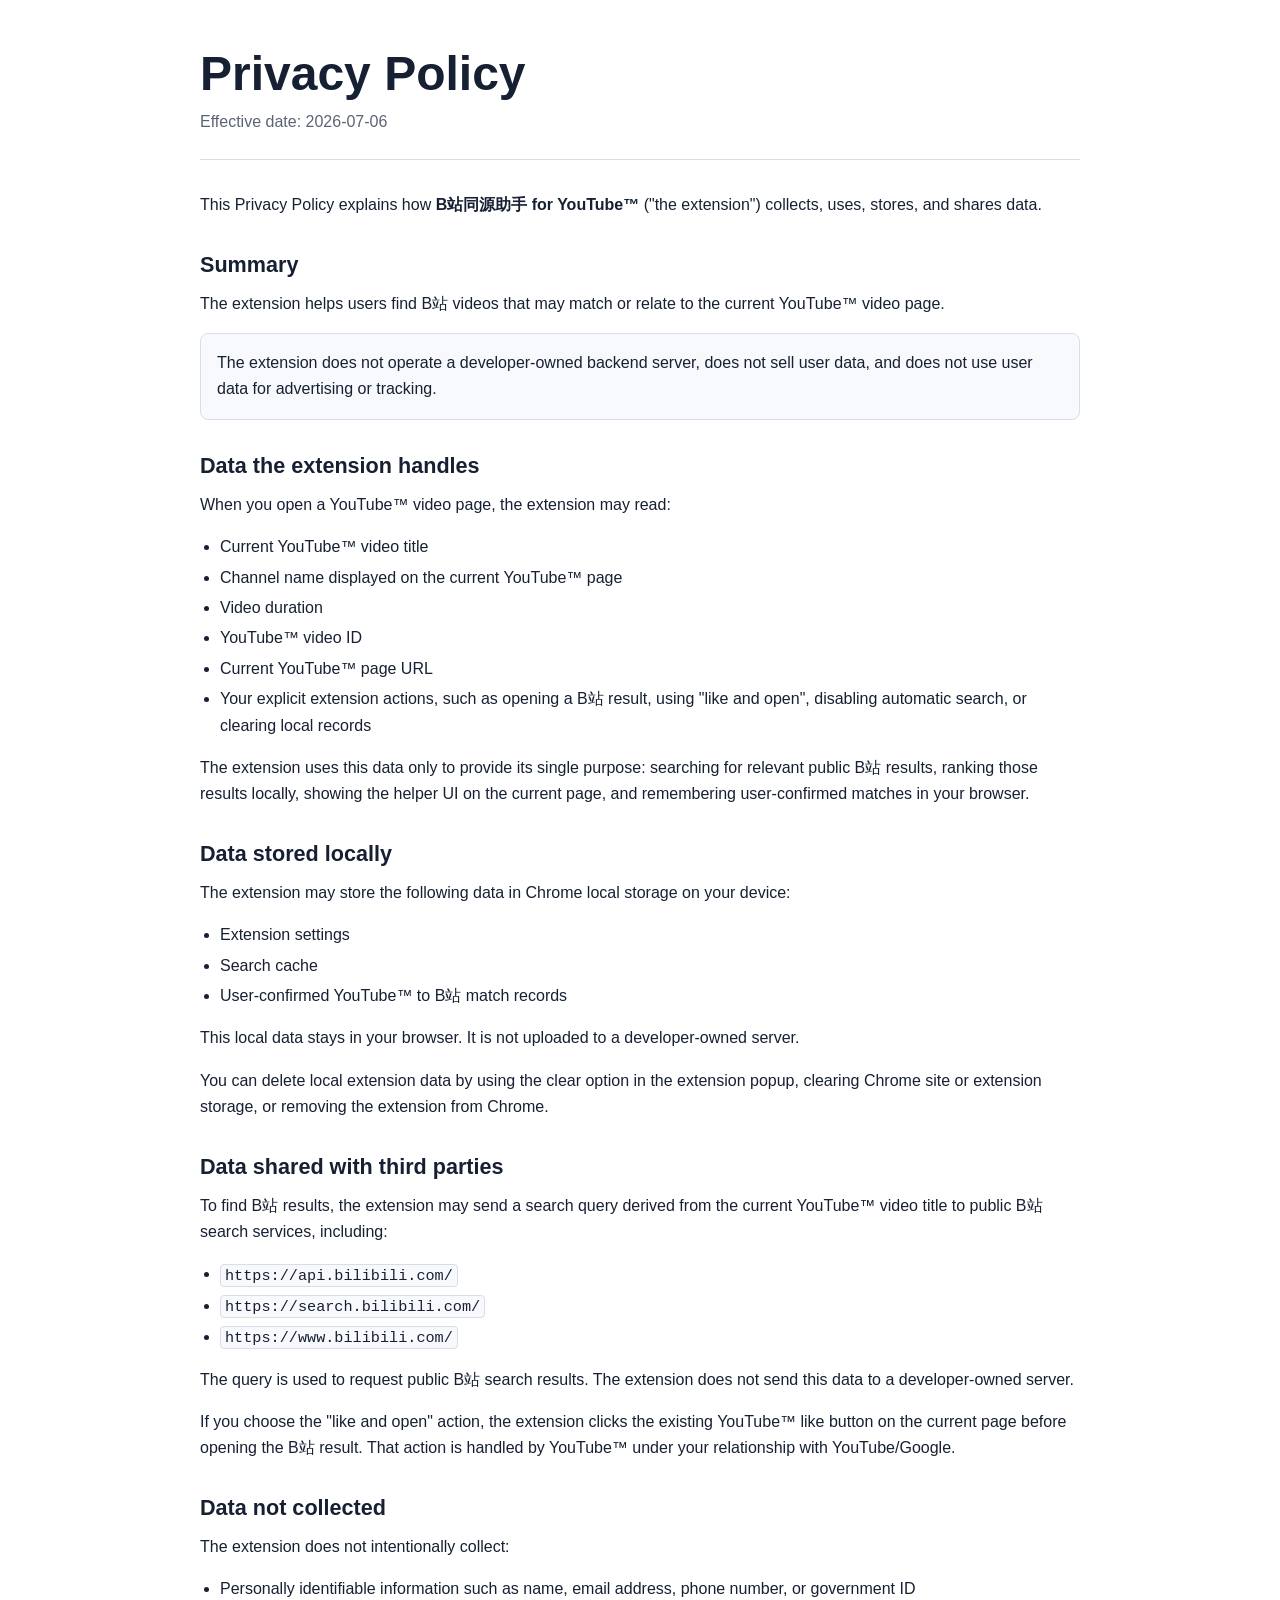
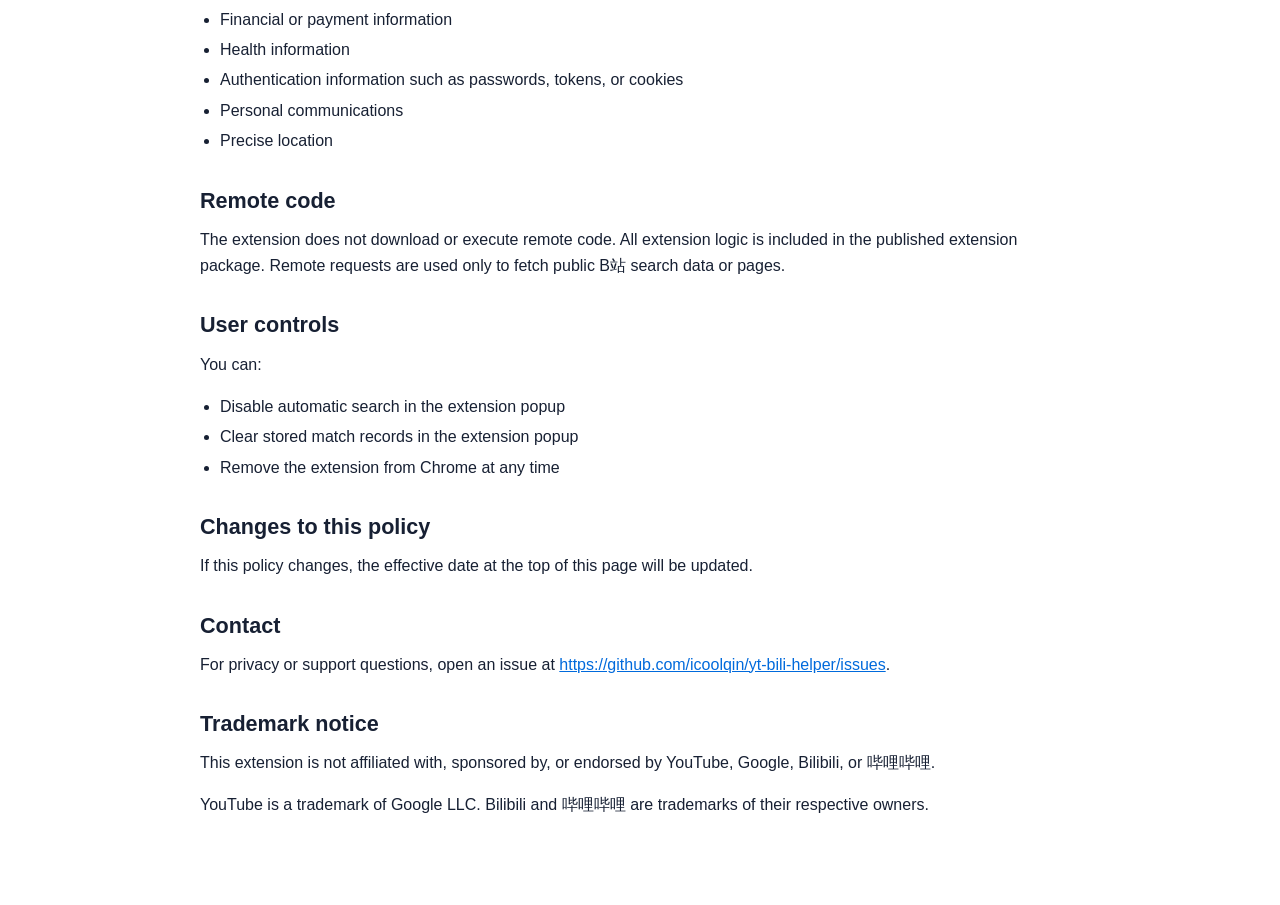
<file: docs/privacy/index.html>
<!doctype html>
<html lang="en">
  <head>
    <meta charset="utf-8">
    <meta name="viewport" content="width=device-width, initial-scale=1">
    <title>Privacy Policy | B站同源助手 for YouTube™</title>
    <style>
      :root {
        color-scheme: light;
        --text: #172033;
        --muted: #5b6475;
        --border: #d8dee8;
        --bg: #ffffff;
        --panel: #f7f9fc;
        --accent: #006adc;
      }

      * {
        box-sizing: border-box;
      }

      body {
        margin: 0;
        background: var(--bg);
        color: var(--text);
        font: 16px/1.65 -apple-system, BlinkMacSystemFont, "Segoe UI", sans-serif;
      }

      main {
        width: min(880px, calc(100% - 32px));
        margin: 0 auto;
        padding: 48px 0 72px;
      }

      header {
        border-bottom: 1px solid var(--border);
        margin-bottom: 32px;
        padding-bottom: 24px;
      }

      h1 {
        margin: 0 0 8px;
        font-size: clamp(2rem, 5vw, 3rem);
        line-height: 1.1;
      }

      h2 {
        margin: 32px 0 12px;
        font-size: 1.35rem;
        line-height: 1.3;
      }

      p {
        margin: 0 0 16px;
      }

      ul {
        margin: 0 0 16px 1.25rem;
        padding: 0;
      }

      li {
        margin: 4px 0;
      }

      a {
        color: var(--accent);
      }

      code {
        background: var(--panel);
        border: 1px solid var(--border);
        border-radius: 4px;
        padding: 0.1rem 0.25rem;
        font-size: 0.95em;
      }

      .updated {
        color: var(--muted);
        margin: 0;
      }

      .notice {
        background: var(--panel);
        border: 1px solid var(--border);
        border-radius: 8px;
        padding: 16px;
      }
    </style>
  </head>
  <body>
    <main>
      <header>
        <h1>Privacy Policy</h1>
        <p class="updated">Effective date: 2026-07-06</p>
      </header>

      <p>
        This Privacy Policy explains how <strong>B站同源助手 for YouTube™</strong>
        ("the extension") collects, uses, stores, and shares data.
      </p>

      <h2>Summary</h2>
      <p>
        The extension helps users find B站 videos that may match or relate to
        the current YouTube™ video page.
      </p>
      <p class="notice">
        The extension does not operate a developer-owned backend server, does
        not sell user data, and does not use user data for advertising or
        tracking.
      </p>

      <h2>Data the extension handles</h2>
      <p>When you open a YouTube™ video page, the extension may read:</p>
      <ul>
        <li>Current YouTube™ video title</li>
        <li>Channel name displayed on the current YouTube™ page</li>
        <li>Video duration</li>
        <li>YouTube™ video ID</li>
        <li>Current YouTube™ page URL</li>
        <li>
          Your explicit extension actions, such as opening a B站 result, using
          "like and open", disabling automatic search, or clearing local records
        </li>
      </ul>
      <p>
        The extension uses this data only to provide its single purpose:
        searching for relevant public B站 results, ranking those results
        locally, showing the helper UI on the current page, and remembering
        user-confirmed matches in your browser.
      </p>

      <h2>Data stored locally</h2>
      <p>
        The extension may store the following data in Chrome local storage on
        your device:
      </p>
      <ul>
        <li>Extension settings</li>
        <li>Search cache</li>
        <li>User-confirmed YouTube™ to B站 match records</li>
      </ul>
      <p>
        This local data stays in your browser. It is not uploaded to a
        developer-owned server.
      </p>
      <p>
        You can delete local extension data by using the clear option in the
        extension popup, clearing Chrome site or extension storage, or removing
        the extension from Chrome.
      </p>

      <h2>Data shared with third parties</h2>
      <p>
        To find B站 results, the extension may send a search query derived from
        the current YouTube™ video title to public B站 search services,
        including:
      </p>
      <ul>
        <li><code>https://api.bilibili.com/</code></li>
        <li><code>https://search.bilibili.com/</code></li>
        <li><code>https://www.bilibili.com/</code></li>
      </ul>
      <p>
        The query is used to request public B站 search results. The extension
        does not send this data to a developer-owned server.
      </p>
      <p>
        If you choose the "like and open" action, the extension clicks the
        existing YouTube™ like button on the current page before opening the
        B站 result. That action is handled by YouTube™ under your relationship
        with YouTube/Google.
      </p>

      <h2>Data not collected</h2>
      <p>The extension does not intentionally collect:</p>
      <ul>
        <li>Personally identifiable information such as name, email address, phone number, or government ID</li>
        <li>Financial or payment information</li>
        <li>Health information</li>
        <li>Authentication information such as passwords, tokens, or cookies</li>
        <li>Personal communications</li>
        <li>Precise location</li>
      </ul>

      <h2>Remote code</h2>
      <p>
        The extension does not download or execute remote code. All extension
        logic is included in the published extension package. Remote requests
        are used only to fetch public B站 search data or pages.
      </p>

      <h2>User controls</h2>
      <p>You can:</p>
      <ul>
        <li>Disable automatic search in the extension popup</li>
        <li>Clear stored match records in the extension popup</li>
        <li>Remove the extension from Chrome at any time</li>
      </ul>

      <h2>Changes to this policy</h2>
      <p>
        If this policy changes, the effective date at the top of this page will
        be updated.
      </p>

      <h2>Contact</h2>
      <p>
        For privacy or support questions, open an issue at
        <a href="https://github.com/icoolqin/yt-bili-helper/issues">https://github.com/icoolqin/yt-bili-helper/issues</a>.
      </p>

      <h2>Trademark notice</h2>
      <p>
        This extension is not affiliated with, sponsored by, or endorsed by
        YouTube, Google, Bilibili, or 哔哩哔哩.
      </p>
      <p>
        YouTube is a trademark of Google LLC. Bilibili and 哔哩哔哩 are
        trademarks of their respective owners.
      </p>
    </main>
  </body>
</html>
</file>
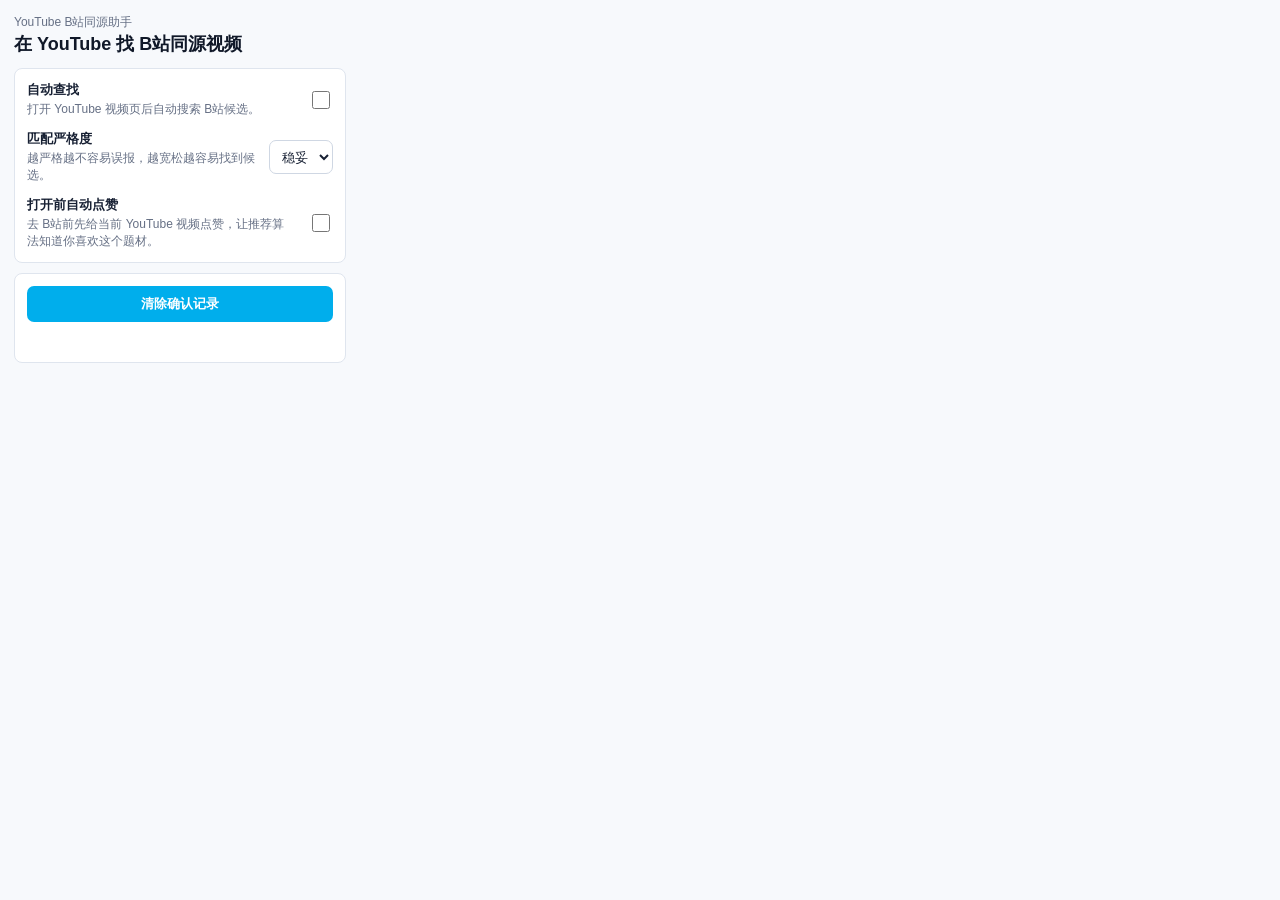
<file: popup.html>
<!doctype html>
<html lang="zh-CN">
  <head>
    <meta charset="utf-8">
    <meta name="viewport" content="width=device-width, initial-scale=1">
    <title>YouTube B站同源助手</title>
    <link rel="stylesheet" href="styles/popup.css">
  </head>
  <body>
    <main class="popup">
      <header class="header">
        <div>
          <div class="eyebrow">YouTube B站同源助手</div>
          <h1>在 YouTube 找 B站同源视频</h1>
        </div>
      </header>

      <section class="section">
        <label class="toggle">
          <span>
            <strong>自动查找</strong>
            <small>打开 YouTube 视频页后自动搜索 B站候选。</small>
          </span>
          <input id="autoSearch" type="checkbox">
        </label>

        <label class="field">
          <span>
            <strong>匹配严格度</strong>
            <small>越严格越不容易误报，越宽松越容易找到候选。</small>
          </span>
          <select id="strictness">
            <option value="careful">稳妥</option>
            <option value="balanced">均衡</option>
            <option value="relaxed">宽松</option>
          </select>
        </label>

        <label class="toggle">
          <span>
            <strong>打开前自动点赞</strong>
            <small>去 B站前先给当前 YouTube 视频点赞，让推荐算法知道你喜欢这个题材。</small>
          </span>
          <input id="likeBeforeOpen" type="checkbox">
        </label>
      </section>

      <section class="section">
        <button id="clearCache" class="button">清除确认记录</button>
        <p id="status" class="status" role="status"></p>
      </section>
    </main>
    <script src="src/popup.js"></script>
  </body>
</html>
</file>
<file: styles/popup.css>
body {
  margin: 0;
  background: #f7f9fc;
  color: #172033;
  font-family: Arial, "Microsoft YaHei", sans-serif;
}

* {
  box-sizing: border-box;
  letter-spacing: 0;
}

.popup {
  width: 360px;
  padding: 14px;
}

.header {
  align-items: center;
  display: flex;
  justify-content: space-between;
  margin-bottom: 12px;
}

.eyebrow {
  color: #667085;
  font-size: 12px;
  line-height: 16px;
}

h1 {
  color: #101828;
  font-size: 18px;
  line-height: 24px;
  margin: 2px 0 0;
}

.section {
  background: #ffffff;
  border: 1px solid #dfe5ee;
  border-radius: 8px;
  display: grid;
  gap: 12px;
  margin-top: 10px;
  padding: 12px;
}

.toggle,
.field {
  align-items: center;
  display: grid;
  gap: 12px;
  grid-template-columns: minmax(0, 1fr) auto;
}

strong {
  display: block;
  font-size: 13px;
  line-height: 18px;
}

small {
  color: #667085;
  display: block;
  font-size: 12px;
  line-height: 17px;
  margin-top: 2px;
}

input[type="checkbox"] {
  accent-color: #00aeec;
  height: 18px;
  width: 18px;
}

select {
  background: #ffffff;
  border: 1px solid #cfd7e3;
  border-radius: 7px;
  color: #172033;
  font-size: 13px;
  min-height: 34px;
  padding: 6px 8px;
}

.button {
  background: #00aeec;
  border: 0;
  border-radius: 7px;
  color: #ffffff;
  cursor: pointer;
  font-size: 13px;
  font-weight: 700;
  min-height: 36px;
  padding: 8px 12px;
}

.button:hover {
  background: #0098d1;
}

.status {
  color: #667085;
  font-size: 12px;
  line-height: 16px;
  margin: 0;
  min-height: 16px;
}
</file>
